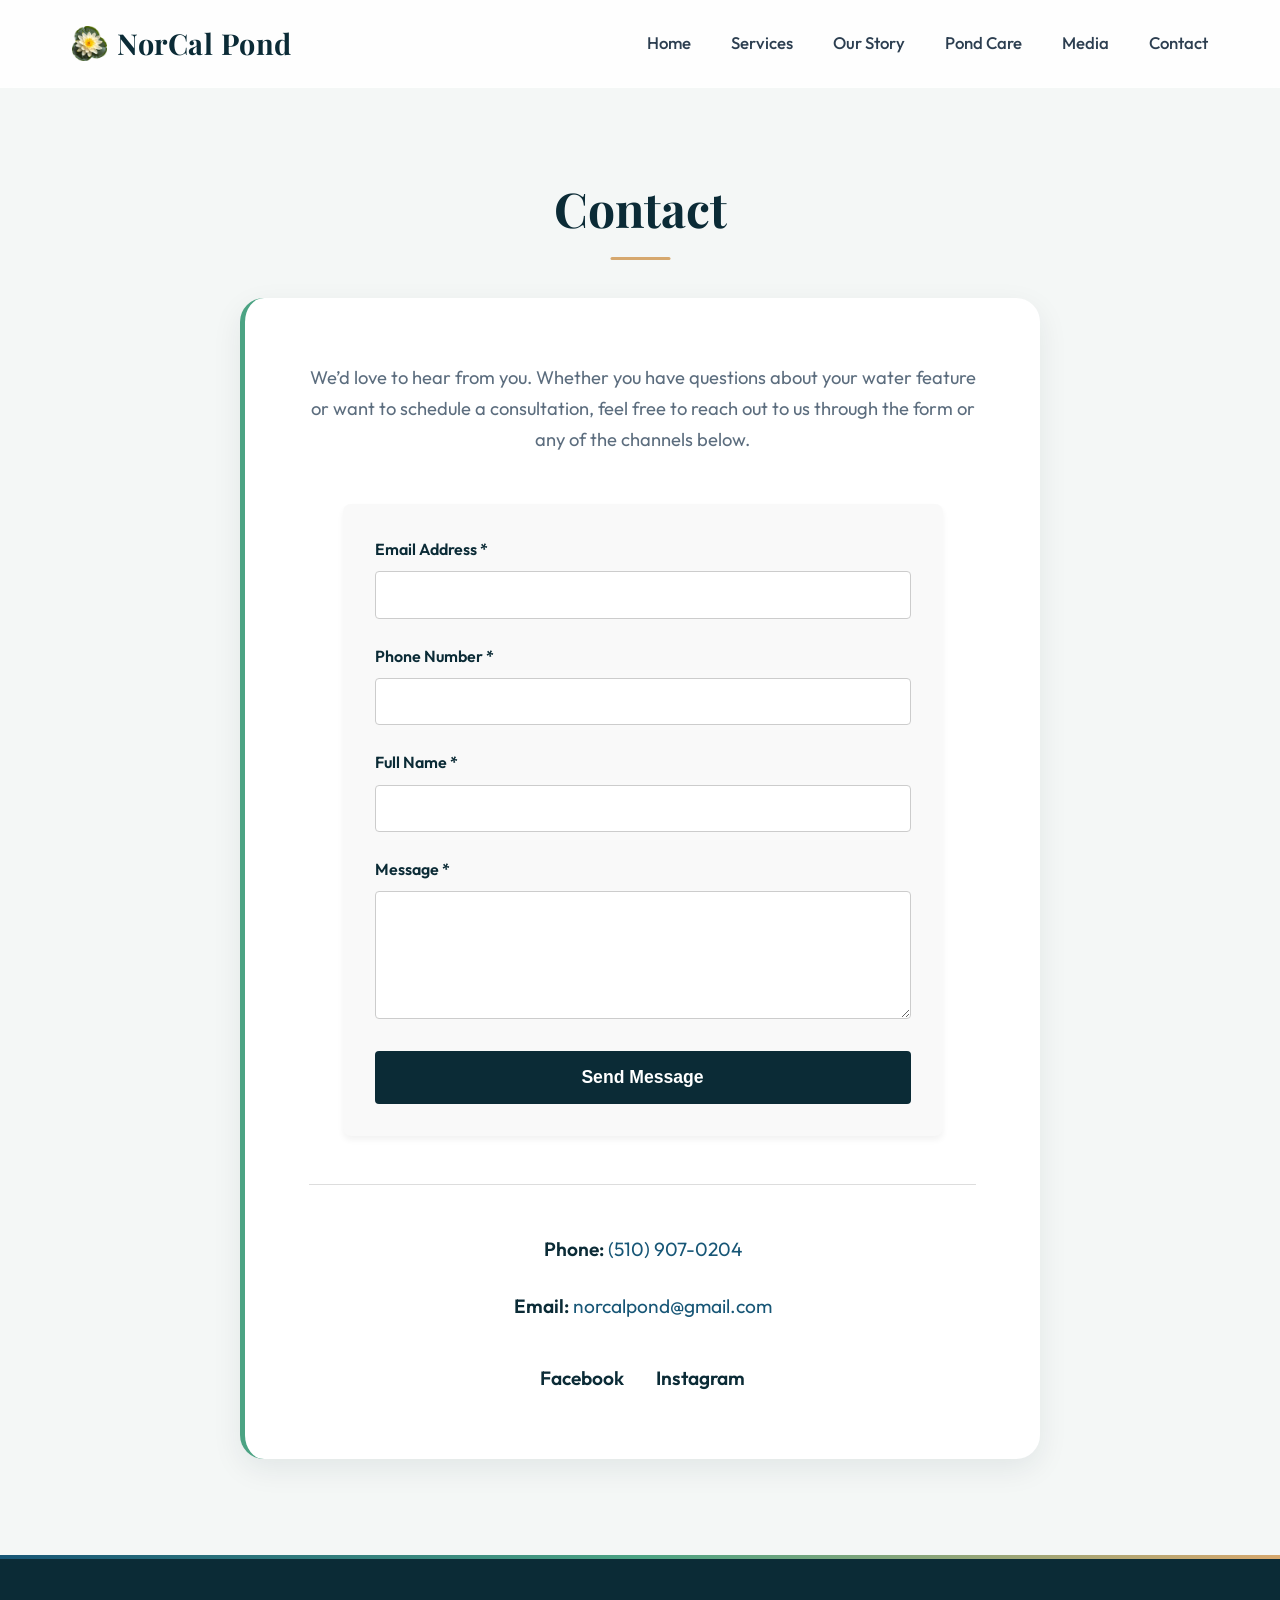
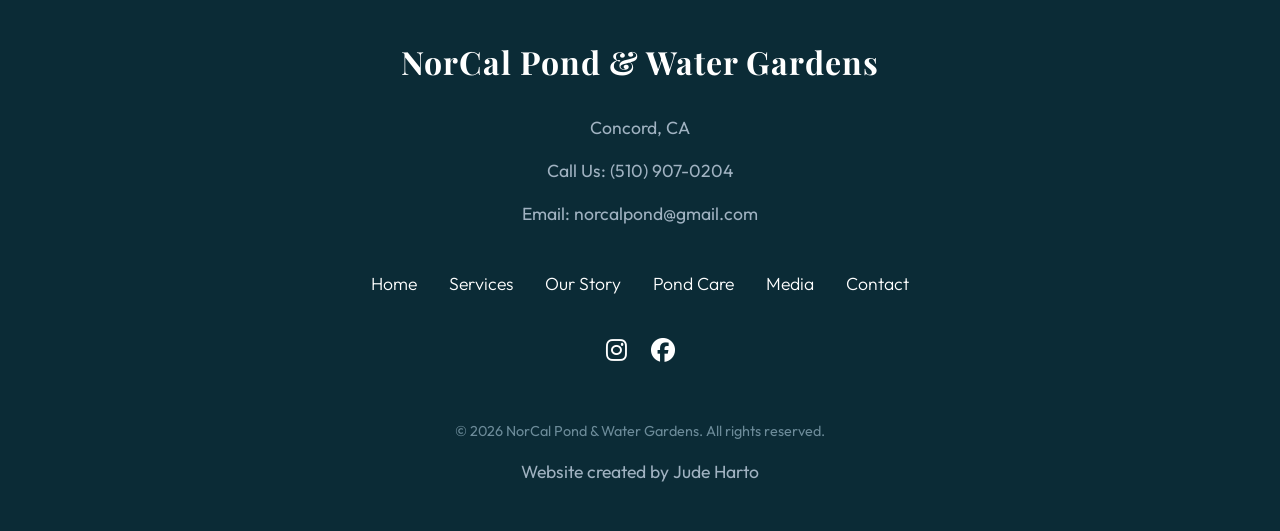
<file: contact.html>
<!DOCTYPE html>
<html lang="en">
<head>
    <meta charset="UTF-8">
    <meta name="viewport" content="width=device-width, initial-scale=1.0">
    <title>NorCal Pond & Water Gardens | Contact</title>
    <link rel="icon" type="image/png" href="pictures/favicon.png">
    <link rel="stylesheet" href="assets/style.css">
    <link rel="stylesheet" href="https://cdnjs.cloudflare.com/ajax/libs/font-awesome/6.4.0/css/all.min.css">
</head>
<body>

    <header>
        <div class="nav-container">
            <a href="index.html" class="logo">
                <img src="pictures/favicon.png" alt="NorCal Pond Logo">
                <span style="color: var(--clr-deep-water, #005f73);">NorCal Pond</span>
            </a>
            
            <button class="mobile-menu-btn" aria-label="Toggle menu">
                <i class="fa-solid fa-bars"></i>
            </button>
    
            <nav class="main-nav">
                <ul>
                    <li><a href="index.html">Home</a></li>
                    <li><a href="services.html">Services</a></li>
                    <li><a href="our-story.html">Our Story</a></li>
                    <li><a href="pond-care.html">Pond Care</a></li>
                    <li><a href="media.html">Media</a></li>
                    <li><a href="contact.html">Contact</a></li>
                </ul>
            </nav>
        </div>
    </header>

<main class="container">
    <h1 class="section-title" style="text-align: center;">Contact</h1>
    
    <div class="content-block" style="text-align: center; max-width: 800px; margin: 0 auto;">
        <p>We’d love to hear from you. Whether you have questions about your water feature or want to schedule a consultation, feel free to reach out to us through the form or any of the channels below.</p>
        
        <!-- FormSubmit Contact Form -->
        <form action="https://formsubmit.co/norcalpond@gmail.com" method="POST" style="max-width: 600px; margin: 3rem auto; display: flex; flex-direction: column; gap: 1.5rem; text-align: left; background: #f9f9f9; padding: 2rem; border-radius: 8px; box-shadow: 0 4px 6px rgba(0,0,0,0.05);">
            
            <!-- Honeypot for spam protection -->
            <input type="text" name="_honey" style="display:none">
            <!-- Disables the FormSubmit Captcha page for a smoother user experience -->
            <input type="hidden" name="_captcha" value="false">
            <!-- Custom subject line for your inbox -->
            <input type="hidden" name="_subject" value="New Website Inquiry for NorCal Pond">
            <!-- Optional: Redirect back to contact page after sending -->
            <input type="hidden" name="_next" value="https://norcalpond.com/contact.html">

            <div style="display: flex; flex-direction: column; gap: 0.5rem;">
                <label for="email" style="font-weight: 600; color: var(--clr-deep-water, #005f73);">Email Address *</label>
                <input type="email" id="email" name="email" required style="padding: 0.8rem; border: 1px solid #ccc; border-radius: 4px; font-family: inherit; font-size: 1rem;">
            </div>

            <div style="display: flex; flex-direction: column; gap: 0.5rem;">
                <label for="phone" style="font-weight: 600; color: var(--clr-deep-water, #005f73);">Phone Number *</label>
                <input type="tel" id="phone" name="phone" required style="padding: 0.8rem; border: 1px solid #ccc; border-radius: 4px; font-family: inherit; font-size: 1rem;">
            </div>

            <div style="display: flex; flex-direction: column; gap: 0.5rem;">
                <label for="name" style="font-weight: 600; color: var(--clr-deep-water, #005f73);">Full Name *</label>
                <input type="text" id="name" name="name" required style="padding: 0.8rem; border: 1px solid #ccc; border-radius: 4px; font-family: inherit; font-size: 1rem;">
            </div>

            <div style="display: flex; flex-direction: column; gap: 0.5rem;">
                <label for="message" style="font-weight: 600; color: var(--clr-deep-water, #005f73);">Message *</label>
                <textarea id="message" name="message" rows="5" required style="padding: 0.8rem; border: 1px solid #ccc; border-radius: 4px; font-family: inherit; font-size: 1rem; resize: vertical;"></textarea>
            </div>

            <button type="submit" style="margin-top: 0.5rem; padding: 1rem; background-color: var(--clr-deep-water, #005f73); color: white; border: none; border-radius: 4px; font-size: 1.1rem; font-weight: 600; cursor: pointer; transition: opacity 0.2s;">Send Message</button>
        </form>
        
        <hr style="border: 0; height: 1px; background: #ddd; margin: 3rem 0;">

        <!-- Direct Contact Info -->
        <div style="display: flex; flex-direction: column; gap: 1.5rem; align-items: center;">
            <div style="font-size: 1.2rem;">
                <strong>Phone:</strong> <a href="tel:5109070204" style="color: var(--clr-primary); text-decoration: none;">(510) 907-0204</a>
            </div>
            
            <div style="font-size: 1.2rem;">
                <strong>Email:</strong> <a href="mailto:norcalpond@gmail.com" style="color: var(--clr-primary); text-decoration: none;">norcalpond@gmail.com</a>
            </div>

            <div style="margin-top: 1rem; display: flex; gap: 2rem; font-size: 1.2rem;">
                <a href="https://www.facebook.com/people/Norcal-Pond-and-Water-Gardens/61578142704819/" style="color: var(--clr-deep-water, #005f73); font-weight: 600; text-decoration: none;">Facebook</a>
                <a href="https://www.instagram.com/norcal_pond/" style="color: var(--clr-deep-water, #005f73); font-weight: 600; text-decoration: none;">Instagram</a>
            </div>
        </div>
    </div>
</main>

<footer>
    <div class="footer-container" style="text-align: center;">
        <h3>NorCal Pond & Water Gardens</h3>
        <p>Concord, CA</p>
        <p>Call Us: (510) 907-0204</p>
        <p>Email: norcalpond@gmail.com</p>
        
        <div class="footer-links">
            <a href="index.html">Home</a>
            <a href="services.html">Services</a>
            <a href="our-story.html">Our Story</a>
            <a href="pond-care.html">Pond Care</a>
            <a href="media.html">Media</a>
            <a href="contact.html">Contact</a> 
        </div>
        
        <div class="social-icons">
            <a href="https://www.instagram.com/norcal_pond/" target="_blank" aria-label="Instagram">
                <i class="fa-brands fa-instagram"></i>
            </a>
            <a href="https://www.facebook.com/people/Norcal-Pond-and-Water-Gardens/61578142704819/" target="_blank" aria-label="Facebook">
                <i class="fa-brands fa-facebook"></i>
            </a>
        </div>

        <p class="copyright">&copy; 2026 NorCal Pond & Water Gardens. All rights reserved.</p>
    </div>

    <p class="credits">Website created by Jude Harto</p>
</footer>

<script src="assets/mobile.js"></script>

</body>
</html>
</file>
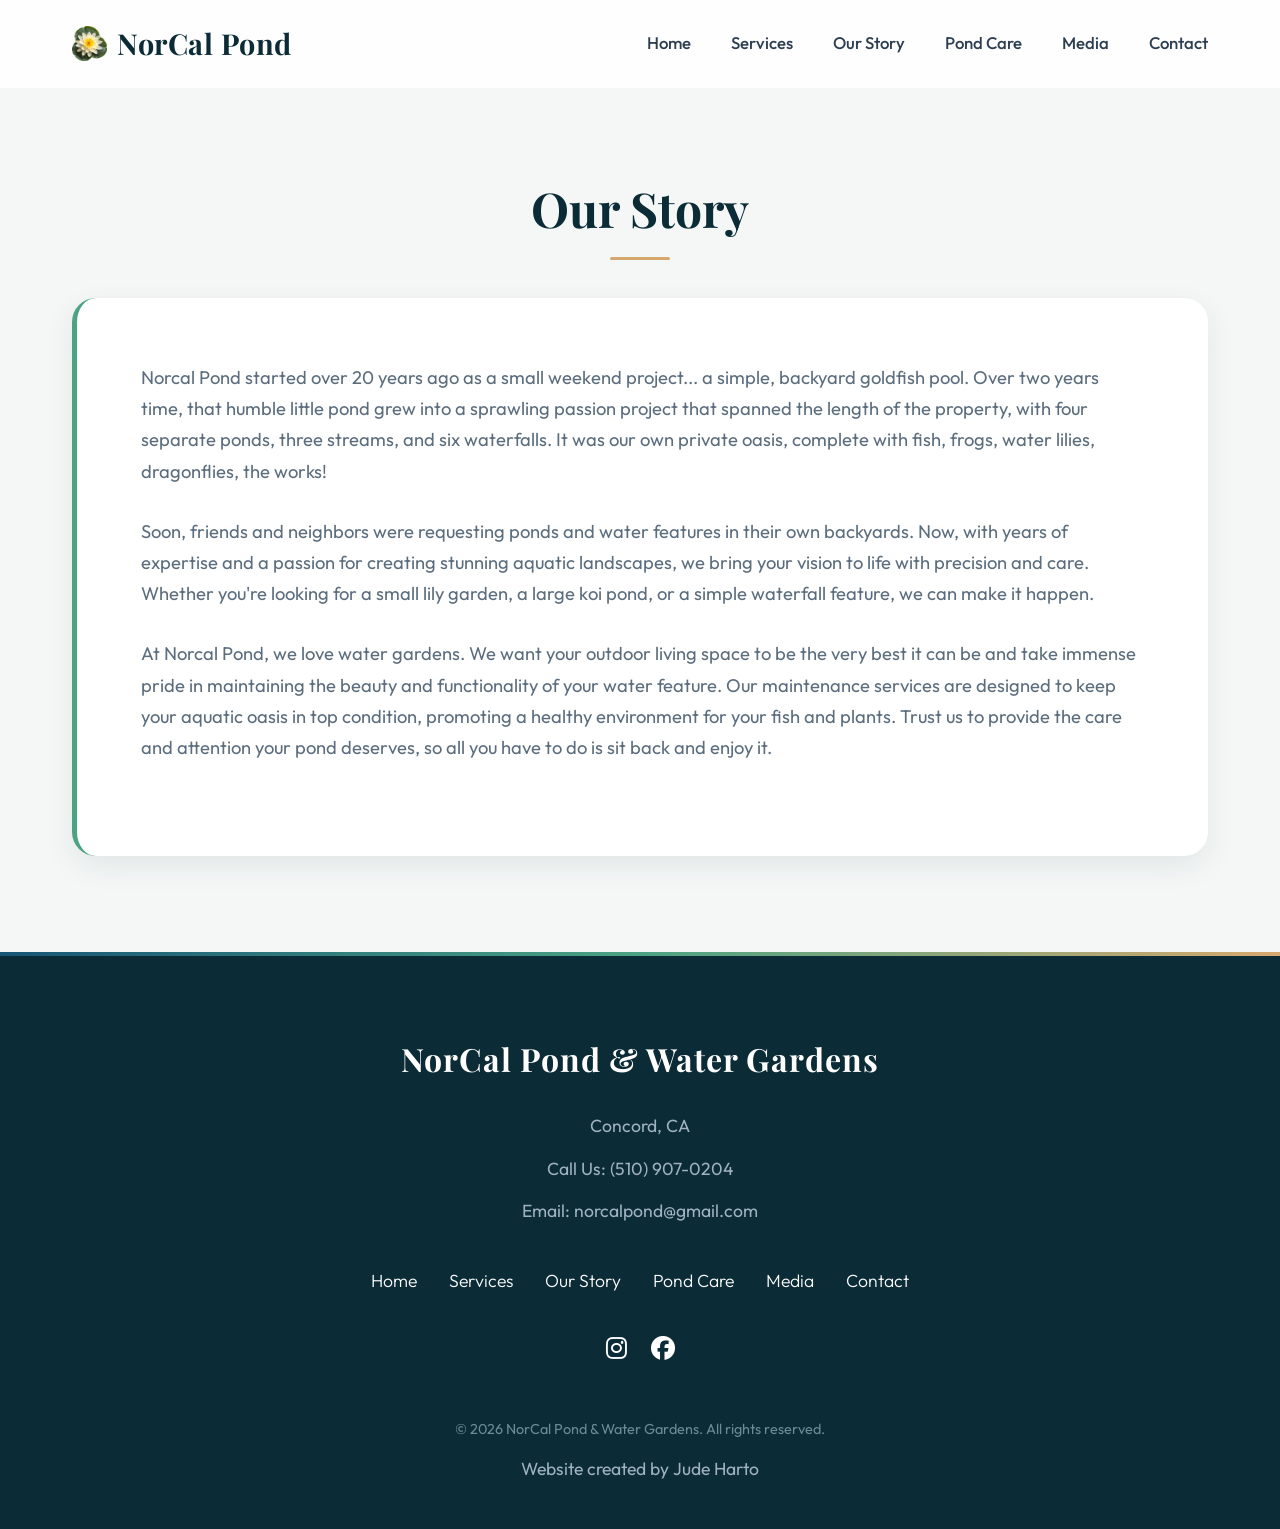
<file: our-story.html>
<!DOCTYPE html>
<html lang="en">
<head>
    <meta charset="UTF-8">
    <meta name="viewport" content="width=device-width, initial-scale=1.0">
    <title>NorCal Pond & Water Gardens | Our Story</title>
    <link rel="icon" type="image/png" href="pictures/favicon.png">
    <link rel="stylesheet" href="assets/style.css">
    <link rel="stylesheet" href="https://cdnjs.cloudflare.com/ajax/libs/font-awesome/6.4.0/css/all.min.css">
</head>
<body>

    <header>
        <div class="nav-container">
            <a href="index.html" class="logo">
                <img src="pictures/favicon.png" alt="NorCal Pond Logo">
                <span style="color: var(--clr-deep-water, #005f73);">NorCal Pond</span>
            </a>
            
            <button class="mobile-menu-btn" aria-label="Toggle menu">
                <i class="fa-solid fa-bars"></i>
            </button>
    
            <!-- Navigation Menu -->
            <nav class="main-nav">
                <ul>
                    <li><a href="index.html">Home</a></li>
                    <li><a href="services.html">Services</a></li>
                    <li><a href="our-story.html">Our Story</a></li>
                    <li><a href="pond-care.html">Pond Care</a></li>
                    <li><a href="media.html">Media</a></li>
                    <li><a href="contact.html">Contact</a></li>
                </ul>
            </nav>
        </div>
    </header>

<main class="container">
    <h1 class="section-title">Our Story</h1>
    
    <div class="content-block">
        <p>Norcal Pond started over 20 years ago as a small weekend project... a simple, backyard goldfish pool. Over two years time, that humble little pond grew into a sprawling passion project that spanned the length of the property, with four separate ponds, three streams, and six waterfalls. It was our own private oasis, complete with fish, frogs, water lilies, dragonflies, the works!</p>
                
        <p>Soon, friends and neighbors were requesting ponds and water features in their own backyards. Now, with years of expertise and a passion for creating stunning aquatic landscapes, we bring your vision to life with precision and care. Whether you're looking for a small lily garden, a large koi pond, or a simple waterfall feature, we can make it happen.</p>
        
        <p>At Norcal Pond, we love water gardens. We want your outdoor living space to be the very best it can be and take immense pride in maintaining the beauty and functionality of your water feature. Our maintenance services are designed to keep your aquatic oasis in top condition, promoting a healthy environment for your fish and plants. Trust us to provide the care and attention your pond deserves, so all you have to do is sit back and enjoy it.</p>
    </div>
</main>

<footer>
    <div class="footer-container" style="text-align: center;">
        <h3>NorCal Pond & Water Gardens</h3>
        <p>Concord, CA</p>
        <p>Call Us: (510) 907-0204</p>
        <p>Email: norcalpond@gmail.com</p>
        
        <div class="footer-links">
            <a href="index.html">Home</a>
            <a href="services.html">Services</a>
            <a href="our-story.html">Our Story</a>
            <a href="pond-care.html">Pond Care</a>
            <a href="media.html">Media</a>
            <a href="contact.html">Contact</a> 
        </div>
        
        <div class="social-icons">
            <a href="https://www.instagram.com/norcal_pond/" target="_blank" aria-label="Instagram">
                <i class="fa-brands fa-instagram"></i>
            </a>
            <a href="https://www.facebook.com/people/Norcal-Pond-and-Water-Gardens/61578142704819/" target="_blank" aria-label="Facebook">
                <i class="fa-brands fa-facebook"></i>
            </a>
        </div>

        <p class="copyright">&copy; 2026 NorCal Pond & Water Gardens. All rights reserved.</p>
    </div>

    <p class="credits">Website created by Jude Harto</p>

</footer>

<script src="assets/mobile.js"></script>

</body>
</main>
</file>
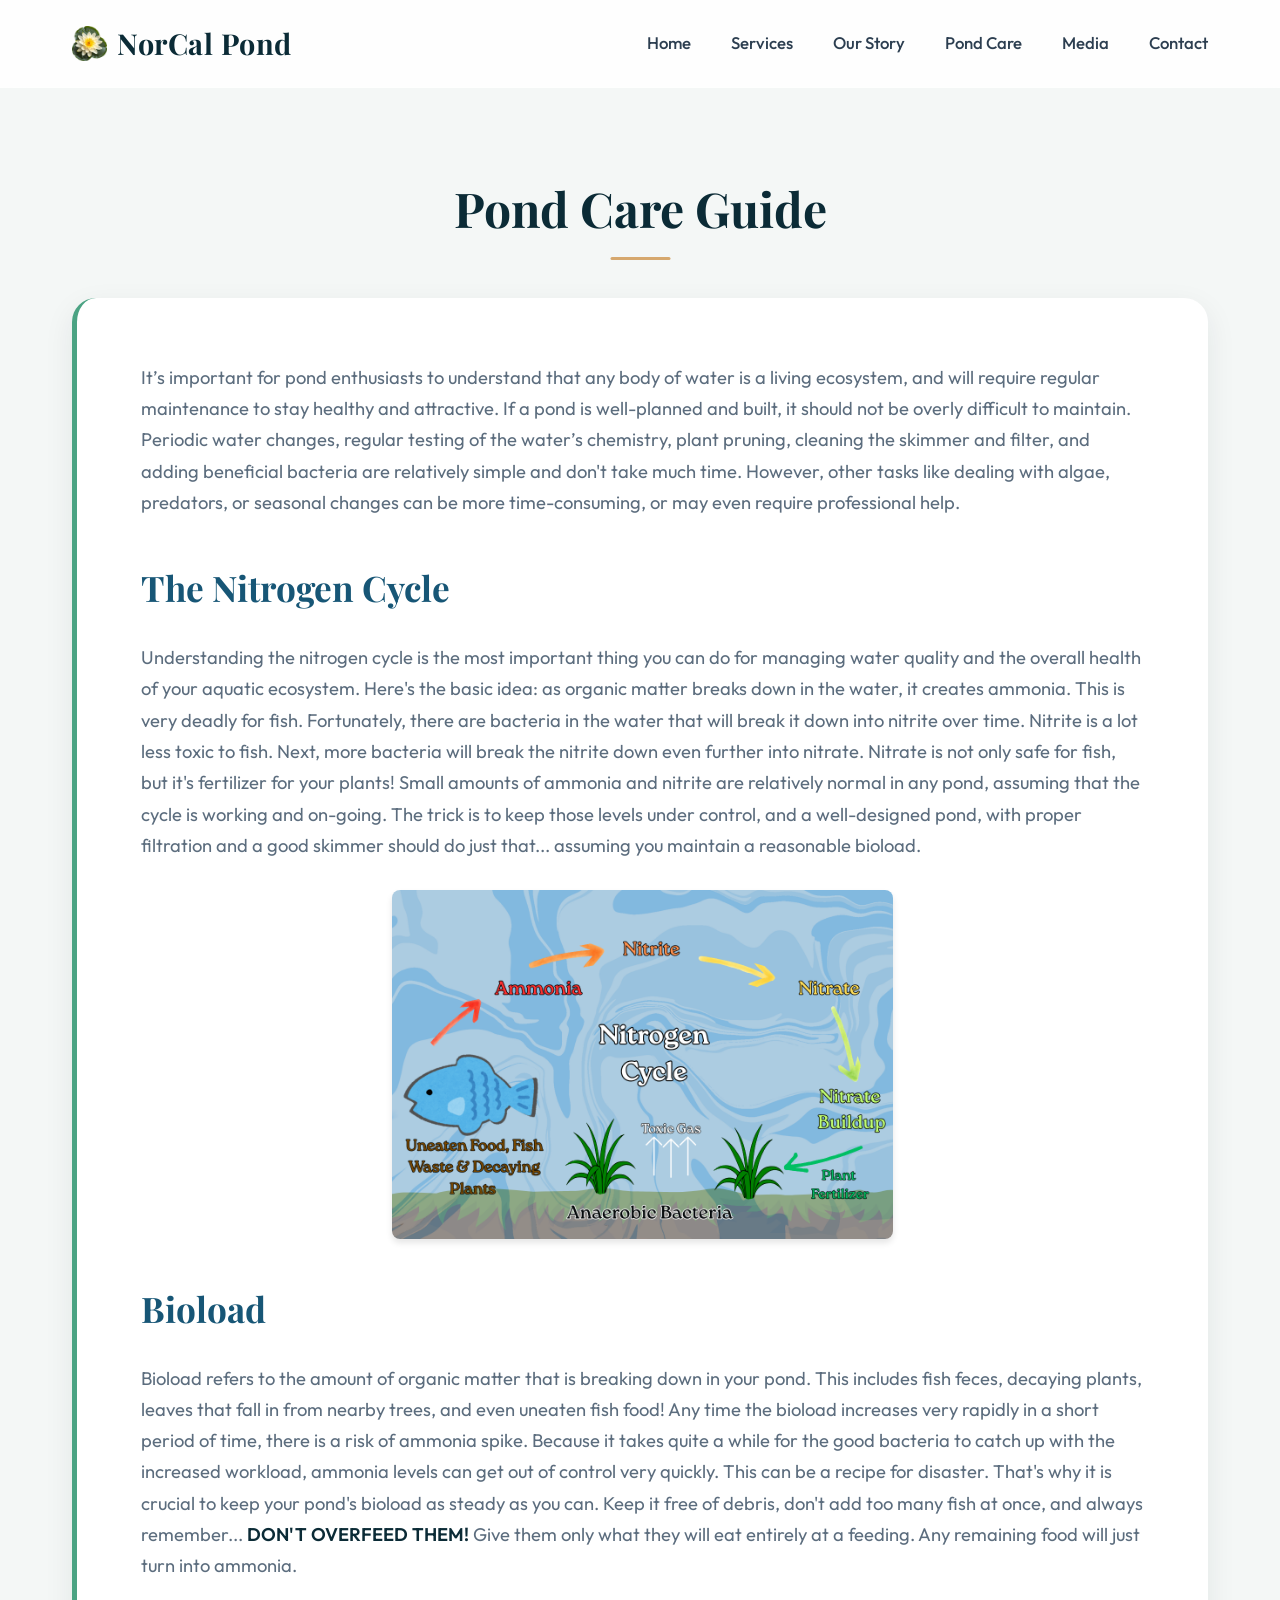
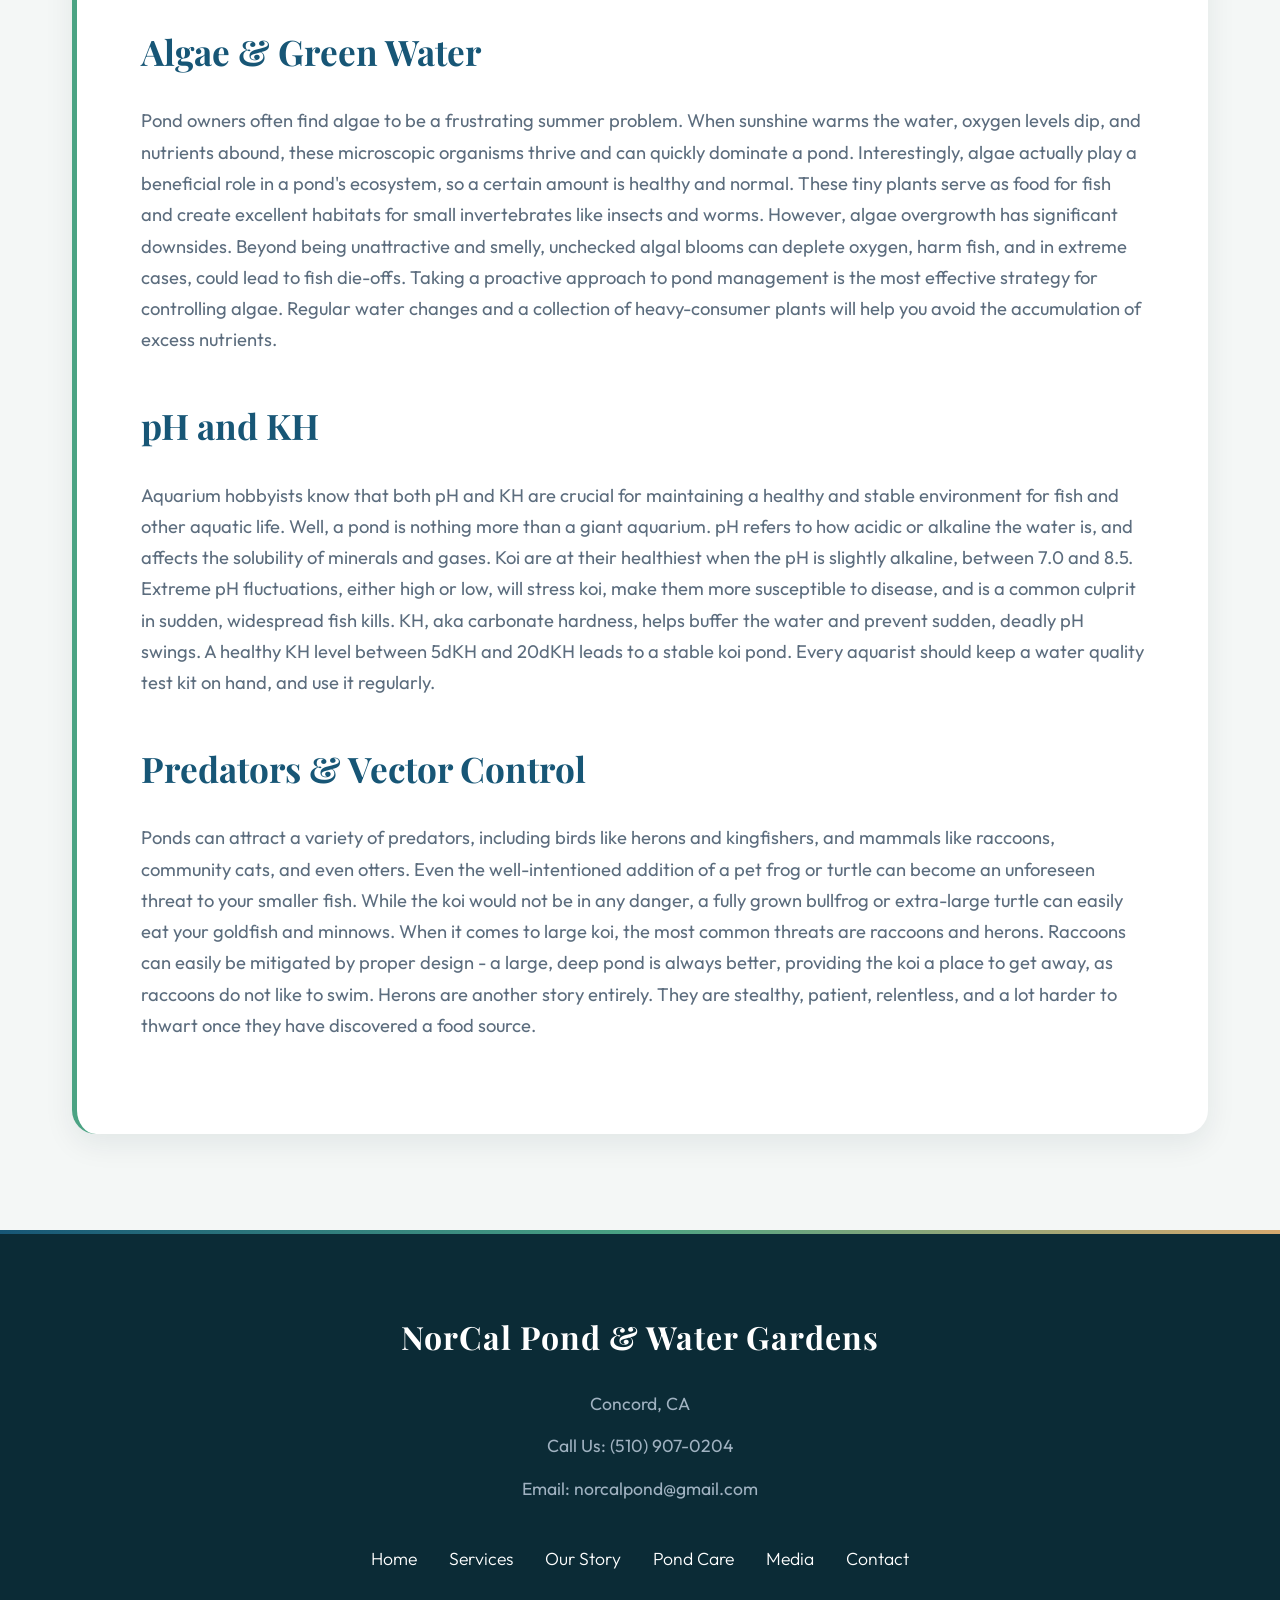
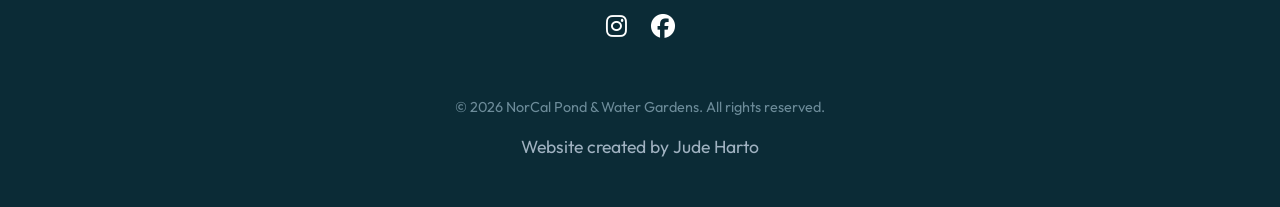
<file: pond-care.html>
<!DOCTYPE html>
<html lang="en">
<head>
    <meta charset="UTF-8">
    <meta name="viewport" content="width=device-width, initial-scale=1.0">
    <title>NorCal Pond & Water Gardens | Pond Care</title>
    <link rel="icon" type="image/png" href="pictures/favicon.png">
    <link rel="stylesheet" href="assets/style.css">
    <link rel="stylesheet" href="https://cdnjs.cloudflare.com/ajax/libs/font-awesome/6.4.0/css/all.min.css">
</head>
<body>

    <header>
        <div class="nav-container">
            <a href="index.html" class="logo">
                <img src="pictures/favicon.png" alt="NorCal Pond Logo">
                <span style="color: var(--clr-deep-water, #005f73);">NorCal Pond</span>
            </a>
            
            <button class="mobile-menu-btn" aria-label="Toggle menu">
                <i class="fa-solid fa-bars"></i>
            </button>
    
            <!-- Navigation Menu -->
            <nav class="main-nav">
                <ul>
                    <li><a href="index.html">Home</a></li>
                    <li><a href="services.html">Services</a></li>
                    <li><a href="our-story.html">Our Story</a></li>
                    <li><a href="pond-care.html">Pond Care</a></li>
                    <li><a href="media.html">Media</a></li>
                    <li><a href="contact.html">Contact</a></li>
                </ul>
            </nav>
        </div>
    </header>

<main class="container">
    <h1 class="section-title">Pond Care Guide</h1>
    
    <div class="content-block">
        <p>It’s important for pond enthusiasts to understand that any body of water is a living ecosystem, and will require regular maintenance to stay healthy and attractive. If a pond is well-planned and built, it should not be overly difficult to maintain. Periodic water changes, regular testing of the water’s chemistry, plant pruning, cleaning the skimmer and filter, and adding beneficial bacteria are relatively simple and don't take much time. However, other tasks like dealing with algae, predators, or seasonal changes can be more time-consuming, or may even require professional help.</p>

        <h2>The Nitrogen Cycle</h2>
        <p>Understanding the nitrogen cycle is the most important thing you can do for managing water quality and the overall health of your aquatic ecosystem. Here's the basic idea: as organic matter breaks down in the water, it creates ammonia. This is very deadly for fish. Fortunately, there are bacteria in the water that will break it down into nitrite over time. Nitrite is a lot less toxic to fish. Next, more bacteria will break the nitrite down even further into nitrate. Nitrate is not only safe for fish, but it's fertilizer for your plants! Small amounts of ammonia and nitrite are relatively normal in any pond, assuming that the cycle is working and on-going. The trick is to keep those levels under control, and a well-designed pond, with proper filtration and a good skimmer should do just that... assuming you maintain a reasonable bioload.</p>

        <div style="flex: 1; min-width: 250px; display: flex; justify-content: center;">
            <img src="pictures/cycle.png" alt="The Nitrogen Cycle Diagram" style="max-width: 50%; height: auto; border-radius: 8px; box-shadow: 0 4px 6px rgba(0,0,0,0.1);">
        </div>

        <h2>Bioload</h2>
        <p>Bioload refers to the amount of organic matter that is breaking down in your pond. This includes fish feces, decaying plants, leaves that fall in from nearby trees, and even uneaten fish food! Any time the bioload increases very rapidly in a short period of time, there is a risk of ammonia spike. Because it takes quite a while for the good bacteria to catch up with the increased workload, ammonia levels can get out of control very quickly. This can be a recipe for disaster. That's why it is crucial to keep your pond's bioload as steady as you can. Keep it free of debris, don't add too many fish at once, and always remember... <strong>DON'T OVERFEED THEM!</strong> Give them only what they will eat entirely at a feeding. Any remaining food will just turn into ammonia.</p>

        <h2>Algae & Green Water</h2>
        <p>Pond owners often find algae to be a frustrating summer problem. When sunshine warms the water, oxygen levels dip, and nutrients abound, these microscopic organisms thrive and can quickly dominate a pond. Interestingly, algae actually play a beneficial role in a pond's ecosystem, so a certain amount is healthy and normal. These tiny plants serve as food for fish and create excellent habitats for small invertebrates like insects and worms. However, algae overgrowth has significant downsides. Beyond being unattractive and smelly, unchecked algal blooms can deplete oxygen, harm fish, and in extreme cases, could lead to fish die-offs. Taking a proactive approach to pond management is the most effective strategy for controlling algae. Regular water changes and a collection of heavy-consumer plants will help you avoid the accumulation of excess nutrients.</p>

        <h2>pH and KH</h2>
        <p>Aquarium hobbyists know that both pH and KH are crucial for maintaining a healthy and stable environment for fish and other aquatic life. Well, a pond is nothing more than a giant aquarium. pH refers to how acidic or alkaline the water is, and affects the solubility of minerals and gases. Koi are at their healthiest when the pH is slightly alkaline, between 7.0 and 8.5. Extreme pH fluctuations, either high or low, will stress koi, make them more susceptible to disease, and is a common culprit in sudden, widespread fish kills. KH, aka carbonate hardness, helps buffer the water and prevent sudden, deadly pH swings. A healthy KH level between 5dKH and 20dKH leads to a stable koi pond. Every aquarist should keep a water quality test kit on hand, and use it regularly.</p>

        <h2>Predators & Vector Control</h2>
        <p>Ponds can attract a variety of predators, including birds like herons and kingfishers, and mammals like raccoons, community cats, and even otters. Even the well-intentioned addition of a pet frog or turtle can become an unforeseen threat to your smaller fish. While the koi would not be in any danger, a fully grown bullfrog or extra-large turtle can easily eat your goldfish and minnows. When it comes to large koi, the most common threats are raccoons and herons. Raccoons can easily be mitigated by proper design - a large, deep pond is always better, providing the koi a place to get away, as raccoons do not like to swim. Herons are another story entirely. They are stealthy, patient, relentless, and a lot harder to thwart once they have discovered a food source.</p>
    </div>
</main>
<footer>
    <div class="footer-container" style="text-align: center;">
        <h3>NorCal Pond & Water Gardens</h3>
        <p>Concord, CA</p>
        <p>Call Us: (510) 907-0204</p>
        <p>Email: norcalpond@gmail.com</p>
        
        <div class="footer-links">
            <a href="index.html">Home</a>
            <a href="services.html">Services</a>
            <a href="our-story.html">Our Story</a>
            <a href="pond-care.html">Pond Care</a>
            <a href="media.html">Media</a>
            <a href="contact.html">Contact</a> 
        </div>
        
        <div class="social-icons">
            <a href="https://www.instagram.com/norcal_pond/" target="_blank" aria-label="Instagram">
                <i class="fa-brands fa-instagram"></i>
            </a>
            <a href="https://www.facebook.com/people/Norcal-Pond-and-Water-Gardens/61578142704819/" target="_blank" aria-label="Facebook">
                <i class="fa-brands fa-facebook"></i>
            </a>
        </div>

        <p class="copyright">&copy; 2026 NorCal Pond & Water Gardens. All rights reserved.</p>
    </div>

    <p class="credits">Website created by Jude Harto</p>

</footer>

<script src="assets/mobile.js"></script>

</body>
</main>
</file>
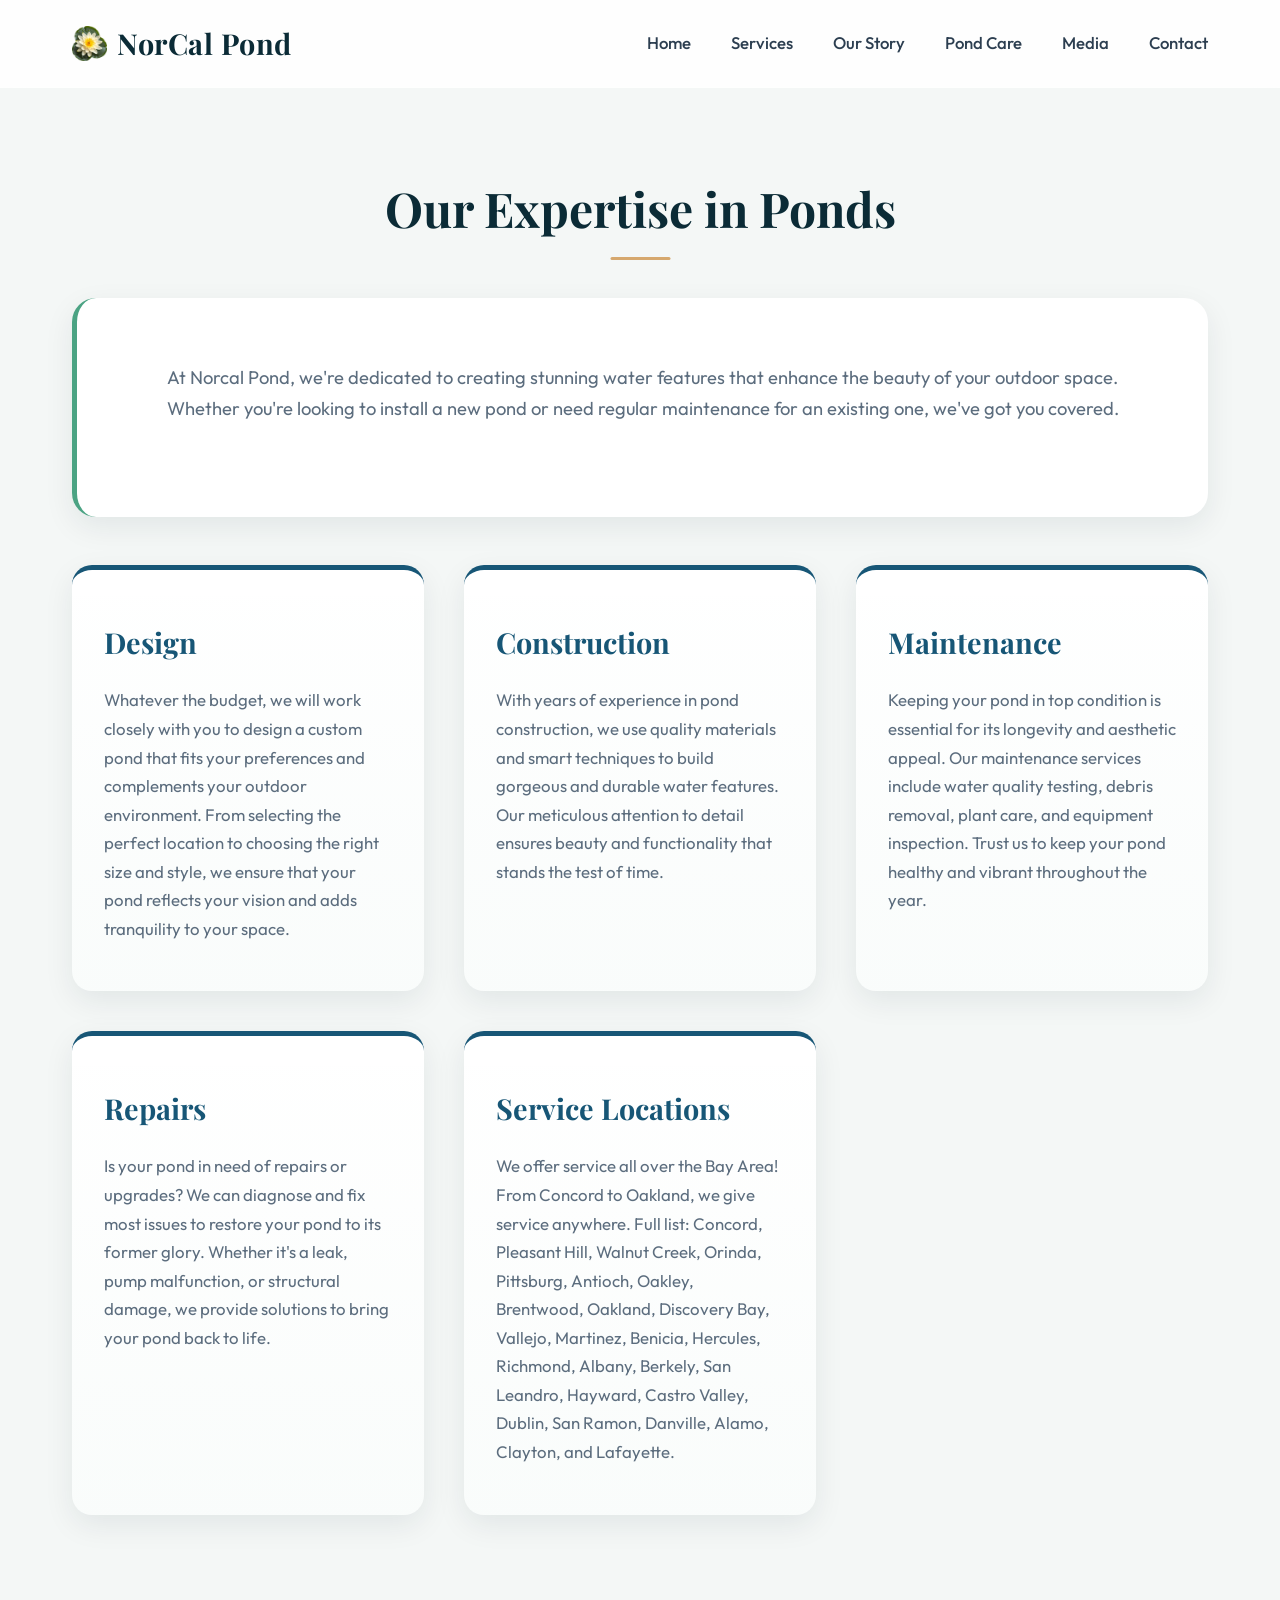
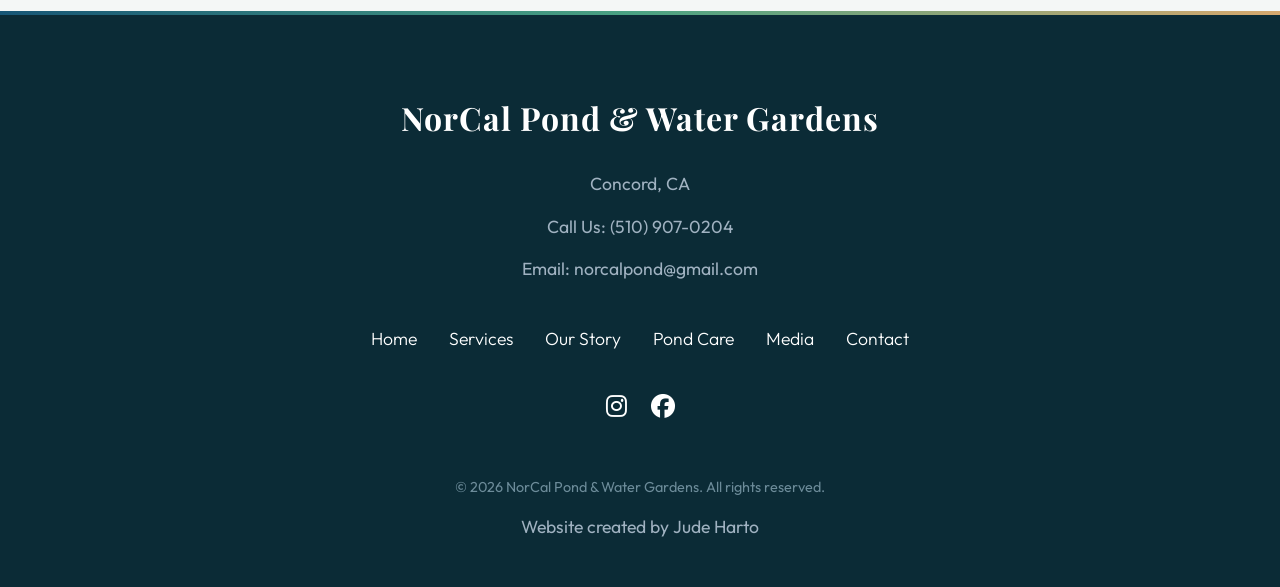
<file: services.html>
<!DOCTYPE html>
<html lang="en">
<head>
    <meta charset="UTF-8">
    <meta name="viewport" content="width=device-width, initial-scale=1.0">
    <title>NorCal Pond & Water Gardens | Services</title>
    <link rel="icon" type="image/png" href="pictures/favicon.png">
    <link rel="stylesheet" href="assets/style.css">
    <link rel="stylesheet" href="https://cdnjs.cloudflare.com/ajax/libs/font-awesome/6.4.0/css/all.min.css">
</head>
<body>

    <header>
        <div class="nav-container">
            <a href="index.html" class="logo">
                <img src="pictures/favicon.png" alt="NorCal Pond Logo">
                <span style="color: var(--clr-deep-water, #005f73);">NorCal Pond</span>
            </a>
            
            <button class="mobile-menu-btn" aria-label="Toggle menu">
                <i class="fa-solid fa-bars"></i>
            </button>
    
            <nav class="main-nav">
                <ul>
                    <li><a href="index.html">Home</a></li>
                    <li><a href="services.html">Services</a></li>
                    <li><a href="our-story.html">Our Story</a></li>
                    <li><a href="pond-care.html">Pond Care</a></li>
                    <li><a href="media.html">Media</a></li>
                    <li><a href="contact.html">Contact</a></li>
                </ul>
            </nav>
        </div>
    </header>

<main class="container">
    <h1 class="section-title">Our Expertise in Ponds</h1>
    <div class="content-block">
        <p style="text-align: center;">At Norcal Pond, we're dedicated to creating stunning water features that enhance the beauty of your outdoor space. Whether you're looking to install a new pond or need regular maintenance for an existing one, we've got you covered.</p>
    </div>

    <div class="services-grid">
        <div class="service-card">
            <h3>Design</h3>
            <p>Whatever the budget, we will work closely with you to design a custom pond that fits your preferences and complements your outdoor environment. From selecting the perfect location to choosing the right size and style, we ensure that your pond reflects your vision and adds tranquility to your space.</p>
        </div>

        <div class="service-card">
            <h3>Construction</h3>
            <p>With years of experience in pond construction, we use quality materials and smart techniques to build gorgeous and durable water features. Our meticulous attention to detail ensures beauty and functionality that stands the test of time.</p>
        </div>

        <div class="service-card">
            <h3>Maintenance</h3>
            <p>Keeping your pond in top condition is essential for its longevity and aesthetic appeal. Our maintenance services include water quality testing, debris removal, plant care, and equipment inspection. Trust us to keep your pond healthy and vibrant throughout the year.</p>
        </div>

        <div class="service-card">
            <h3>Repairs</h3>
            <p>Is your pond in need of repairs or upgrades? We can diagnose and fix most issues to restore your pond to its former glory. Whether it's a leak, pump malfunction, or structural damage, we provide solutions to bring your pond back to life.</p>
        </div>

        <div class="service-card">
            <h3>Service Locations</h3>
            <p>
                We offer service all over the Bay Area! From Concord to Oakland, we give service anywhere. Full list: Concord, Pleasant Hill, Walnut Creek, Orinda, Pittsburg, Antioch, Oakley, Brentwood, Oakland, Discovery Bay, Vallejo, Martinez, Benicia, Hercules, Richmond, Albany, Berkely, San Leandro, Hayward, Castro Valley, Dublin, San Ramon, Danville, Alamo, Clayton, and Lafayette.
            </p>
        </div>
    </div>
</main>

<footer>
    <div class="footer-container" style="text-align: center;">
        <h3>NorCal Pond & Water Gardens</h3>
        <p>Concord, CA</p>
        <p>Call Us: (510) 907-0204</p>
        <p>Email: norcalpond@gmail.com</p>
        
        <div class="footer-links">
            <a href="index.html">Home</a>
            <a href="services.html">Services</a>
            <a href="our-story.html">Our Story</a>
            <a href="pond-care.html">Pond Care</a>
            <a href="media.html">Media</a>
            <a href="contact.html">Contact</a> 
        </div>
        
        <div class="social-icons">
            <a href="https://www.instagram.com/norcal_pond/" target="_blank" aria-label="Instagram">
                <i class="fa-brands fa-instagram"></i>
            </a>
            <a href="https://www.facebook.com/people/Norcal-Pond-and-Water-Gardens/61578142704819/" target="_blank" aria-label="Facebook">
                <i class="fa-brands fa-facebook"></i>
            </a>
        </div>

        <p class="copyright">&copy; 2026 NorCal Pond & Water Gardens. All rights reserved.</p>
    </div>

    <p class="credits">Website created by Jude Harto</p>

</footer>

<script src="assets/mobile.js"></script>


</body>
</main>
</file>
<file: assets/style.css>
/* w font in the chat */
@import url('https://fonts.googleapis.com/css2?family=Outfit:wght@300;400;500;600&family=Playfair+Display:ital,wght@0,400;0,600;0,700;1,400&display=swap');

:root {
    --clr-deep-water: #0B2B36;  
    --clr-primary: #175676;      
    --clr-secondary: #4BA383;    
    --clr-accent: #D6A86E;      
    --clr-bg: #F4F7F6;           
    --clr-surface: #FFFFFF;      
    --clr-text-main: #2C3E50;
    --clr-text-light: #5C6D7E;
    --textwhite: #ffffff;
    
    --shadow-soft: 0 10px 30px rgba(11, 43, 54, 0.08);
    --shadow-hover: 0 20px 40px rgba(23, 86, 118, 0.15);
    --transition: all 0.4s cubic-bezier(0.25, 0.8, 0.25, 1);
}

/* --- Base & Scrollbar --- */
* {
    margin: 0;
    padding: 0;
    box-sizing: border-box;
}

body {
    background-color: var(--clr-bg);
    color: var(--clr-text-main);
    font-family: 'Outfit', sans-serif;
    line-height: 1.7;
    overflow-x: hidden;
    animation: fadeIn 1s ease-in-out;
}

/* Custom Water-Themed Scrollbar */
::-webkit-scrollbar {
    width: 10px;
}
::-webkit-scrollbar-track {
    background: var(--clr-bg);
}
::-webkit-scrollbar-thumb {
    background: var(--clr-primary);
    border-radius: 10px;
}
::-webkit-scrollbar-thumb:hover {
    background: var(--clr-secondary);
}

/* --- Animations --- */
@keyframes fadeIn {
    from { opacity: 0; transform: translateY(10px); }
    to { opacity: 1; transform: translateY(0); }
}

@keyframes float {
    0% { transform: translateY(0px); }
    50% { transform: translateY(-10px); }
    100% { transform: translateY(0px); }
}

/* --- Glassmorphism Header --- */
header {
    background-color: rgba(255, 255, 255, 0.85);
    backdrop-filter: blur(12px); /* Frosted glass effect */
    -webkit-backdrop-filter: blur(12px);
    border-bottom: 1px solid rgba(255, 255, 255, 0.3);
    position: sticky;
    top: 0;
    z-index: 1000;
    transition: var(--transition);
}

.nav-container {
    max-width: 1200px;
    margin: 0 auto;
    padding: 1.2rem 2rem;
    display: flex;
    justify-content: space-between;
    align-items: center;
}

.logo {
    font-family: 'Playfair Display', serif;
    font-size: 1.8rem;
    font-weight: 700;
    color: var(--clr-deep-water);
    text-decoration: none;
    letter-spacing: 0.5px;
    display: flex;
    align-items: center;
}

.logo img {
    width: 35px;
    height: 35px;
    margin-right: 10px;
}

.logo span {
    color: var(--clr-secondary);
}

/* Mobile Menu Button - Hidden on Desktop */
.mobile-menu-btn {
    display: none;
    background: none;
    border: none;
    font-size: 1.8rem;
    cursor: pointer;
    color: var(--clr-deep-water);
    transition: var(--transition);
}
.mobile-menu-btn:hover {
    color: var(--clr-primary);
}

nav ul {
    list-style: none;
    display: flex;
    gap: 2.5rem;
}

nav a {
    text-decoration: none;
    color: var(--clr-text-main);
    font-weight: 500;
    font-size: 1.05rem;
    position: relative;
    padding-bottom: 5px;
    transition: var(--transition);
}

/* Cool Hover Underline Effect */
nav a::after {
    content: '';
    position: absolute;
    width: 0;
    height: 2px;
    bottom: 0;
    left: 50%;
    background-color: var(--clr-secondary);
    transition: var(--transition);
    transform: translateX(-50%);
}

nav a:hover {
    color: var(--clr-primary);
}

nav a:hover::after {
    width: 100%;
}

.contact-highlight {
    font-size: 0.95rem;
    background: linear-gradient(135deg, var(--clr-primary), var(--clr-secondary));
    color: white;
    padding: 0.6rem 1.2rem;
    border-radius: 30px;
    font-weight: 500;
    box-shadow: 0 4px 15px rgba(75, 163, 131, 0.3);
    transition: var(--transition);
}

.contact-highlight:hover {
    transform: translateY(-2px);
    box-shadow: 0 6px 20px rgba(75, 163, 131, 0.4);
}

/* --- Hero Section (Cinematic) --- */
.hero {
    position: relative;
    height: 85vh;
    display: flex;
    align-items: center;
    justify-content: center;
    text-align: center;
    color: white;
    overflow: hidden;
}

.hero video {
    position: absolute;
    top: 50%;
    left: 50%;
    min-width: 100%;
    min-height: 100%;
    width: auto;
    height: auto;
    transform: translateX(-50%) translateY(-50%);
    z-index: -1;
    object-fit: cover;
}

.hero-overlay {
    position: absolute;
    top: 0;
    left: 0;
    width: 100%;
    height: 100%;
    background: linear-gradient(to bottom, rgba(11, 43, 54, 0.6), rgba(23, 86, 118, 0.4));
    z-index: 0;
}

.hero-content {
    position: relative;
    z-index: 1;
    max-width: 900px;
    padding: 2rem;
    animation: fadeIn 1.5s ease-out forwards;
}

.hero-content h1 {
    font-family: 'Playfair Display', serif;
    font-size: 4.5rem;
    font-weight: 700;
    margin-bottom: 1.5rem;
    line-height: 1.1;
    text-shadow: 0 10px 30px rgba(0,0,0,0.5);
    letter-spacing: 1px;
}

.hero-content p {
    font-size: 1.4rem;
    font-weight: 300;
    margin-bottom: 2rem;
    text-shadow: 0 4px 10px rgba(0,0,0,0.5);
    opacity: 0.9;
}

/* --- Typography & Headings --- */
h1, h2, h3 {
    font-family: 'Playfair Display', serif;
    color: var(--clr-deep-water);
}

.section-title {
    text-align: center;
    font-size: 3rem;
    margin-bottom: 3rem;
    position: relative;
    display: inline-block;
    left: 50%;
    transform: translateX(-50%);
}

.section-title::after {
    content: '';
    position: absolute;
    width: 60px;
    height: 3px;
    background-color: var(--clr-accent);
    bottom: -10px;
    left: 50%;
    transform: translateX(-50%);
    border-radius: 2px;
}

/* --- Layout & Content Blocks --- */
.container {
    max-width: 1200px;
    margin: 5rem auto;
    padding: 0 2rem;
}

.content-block {
    background: var(--clr-surface);
    padding: 4rem;
    border-radius: 24px;
    box-shadow: var(--shadow-soft);
    margin-bottom: 3rem;
    border-left: 5px solid var(--clr-secondary);
    position: relative;
    overflow: hidden;
}

.content-block h2 {
    font-size: 2.2rem;
    margin-bottom: 1.5rem;
    margin-top: 2.5rem;
    color: var(--clr-primary);
}

.content-block h2:first-child {
    margin-top: 0;
}

.content-block p {
    margin-bottom: 1.8rem;
    font-size: 1.15rem;
    color: var(--clr-text-light);
}

.content-block strong {
    color: var(--clr-deep-water);
    font-weight: 600;
}

/* --- Floating Service Cards --- */
.services-grid {
    display: grid;
    grid-template-columns: repeat(auto-fit, minmax(280px, 1fr));
    gap: 2.5rem;
    margin-top: 3rem;
}

.service-card {
    background: var(--clr-surface);
    padding: 3rem 2rem;
    border-radius: 20px;
    box-shadow: var(--shadow-soft);
    border-top: 5px solid var(--clr-primary);
    transition: var(--transition);
    position: relative;
    z-index: 1;
}

.service-card::before {
    content: '';
    position: absolute;
    top: 0; left: 0; right: 0; bottom: 0;
    background: linear-gradient(180deg, rgba(255,255,255,0) 0%, rgba(75,163,131,0.03) 100%);
    border-radius: 20px;
    z-index: -1;
}

.service-card:hover {
    transform: translateY(-15px);
    box-shadow: var(--shadow-hover);
    border-top-color: var(--clr-secondary);
}

.service-card h3 {
    font-size: 1.8rem;
    margin-bottom: 1.2rem;
    color: var(--clr-primary);
    transition: var(--transition);
}

.service-card:hover h3 {
    color: var(--clr-secondary);
}

.service-card p {
    color: var(--clr-text-light);
    font-size: 1.05rem;
}

/* --- Dynamic Images --- */
.featured-image {
    width: 50%;
    max-width: 800px;
    height: auto;
    border-radius: 16px;
    margin: 3rem auto;
    display: block;
    box-shadow: var(--shadow-soft);
    transition: var(--transition);
    object-fit: cover;
}

.featured-image:hover {
    transform: scale(1.02);
    box-shadow: var(--shadow-hover);
}

/* --- Premium Footer --- */
footer {
    background-color: var(--clr-deep-water);
    color: var(--clr-surface);
    text-align: center;
    padding: 5rem 2rem 2rem 2rem;
    margin-top: 6rem;
    position: relative;
}

footer::before {
    content: '';
    position: absolute;
    top: 0;
    left: 0;
    width: 100%;
    height: 4px;
    background: linear-gradient(90deg, var(--clr-primary), var(--clr-secondary), var(--clr-accent));
}

footer h3 {
    color: var(--clr-surface);
    font-size: 2rem;
    margin-bottom: 1.5rem;
    letter-spacing: 1px;
}

footer p {
    margin-bottom: 0.8rem;
    color: #A0B2C1;
    font-size: 1.1rem;
}

.footer-links {
    margin-top: 2.5rem;
    display: flex;
    justify-content: center;
    gap: 2rem;
}

.footer-links a {
    color: var(--clr-surface);
    text-decoration: none;
    font-weight: 300;
    font-size: 1.1rem;
    transition: var(--transition);
}

.footer-links a:hover {
    color: var(--clr-accent);
}

/* Social Icons Setup */
.social-icons {
    margin-top: 2rem;
    display: flex;
    justify-content: center;
    gap: 1.5rem;
    font-size: 1.5rem;
}

.social-icons a {
    color: var(--clr-surface);
    text-decoration: none;
    transition: var(--transition);
}

.social-icons a:hover {
    color: var(--clr-secondary);
    transform: translateY(-3px);
}

.copyright {
    margin-top: 3rem;
    font-size: 0.9rem;
    color: #6C8B99;
}

.credit {
    margin-top: 1rem;
    font-size: 0.9rem;
    color: #6C8B99;
}


/* =========================================
   Responsive Design (Mobile UI Overrides)
   ========================================= */
@media (max-width: 768px) {
    
    /* Header & Navigation */
    .mobile-menu-btn {
        display: block; /* Show hamburger */
    }

    .main-nav {
        display: none; /* Hide default nav */
        position: absolute;
        top: 100%;
        left: 0;
        width: 100%;
        background-color: rgba(255, 255, 255, 0.95);
        backdrop-filter: blur(12px);
        -webkit-backdrop-filter: blur(12px);
        box-shadow: 0 10px 20px rgba(0,0,0,0.1);
        border-top: 1px solid rgba(0,0,0,0.05);
    }

    .main-nav.active {
        display: block; /* Shown by JS toggle */
    }

    .main-nav ul {
        flex-direction: column;
        gap: 0;
        padding: 1rem 0;
    }

    .main-nav ul li {
        width: 100%;
        text-align: center;
    }

    .main-nav ul li a {
        display: block;
        padding: 1.2rem;
        font-size: 1.1rem;
        border-bottom: 1px solid rgba(0,0,0,0.05);
    }

    nav a::after {
        display: none; /* Remove underline hover effect on mobile */
    }

    /* Hero Fixes for Mobile */
    .hero-content h1 {
        font-size: 2.8rem;
    }
    
    .hero-content p {
        font-size: 1.1rem;
    }

    .section-title {
        font-size: 2.2rem;
    }

    .content-block {
        padding: 2.5rem 1.5rem; /* Tighter padding for phones */
    }

    .featured-image {
        width: 100%; 
    }

    .footer-links {
        flex-direction: column; 
        gap: 1.2rem;
    }
    
    .footer-links a {
        display: block;
        padding: 0.5rem; 
    }
}
</file>
